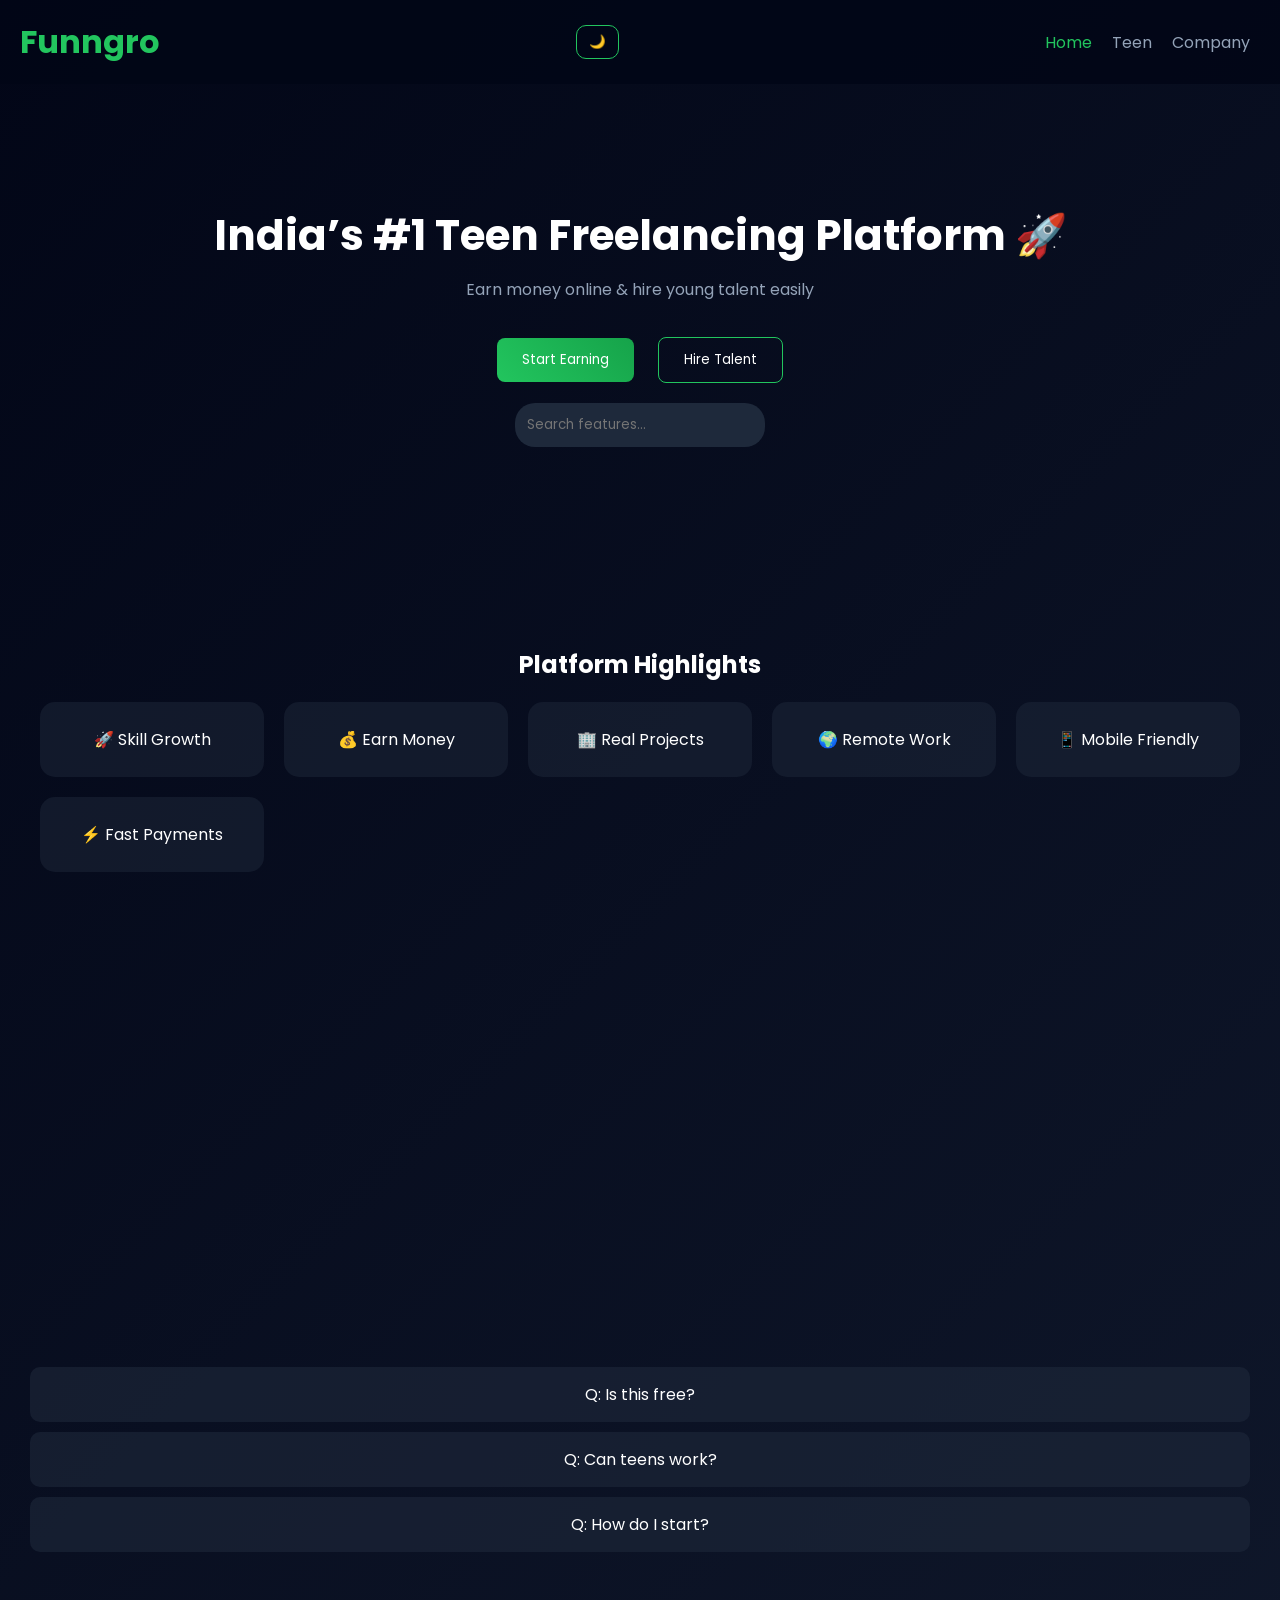
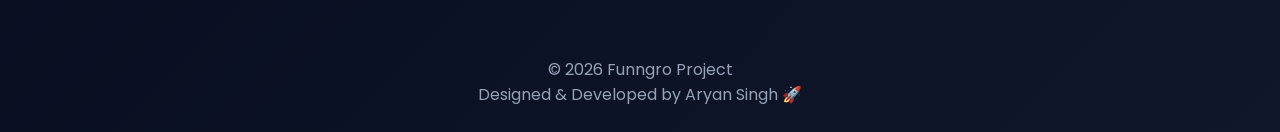
<file: index.html>
<!DOCTYPE html>
<html lang="en">
<head>
<meta charset="UTF-8">
<meta name="viewport" content="width=device-width, initial-scale=1.0">

<title>Funngro - Teen Freelancing Platform India</title>

<!-- SEO -->
<meta name="description" content="Earn money online for teens in India. Hire young freelancers easily.">
<meta name="keywords" content="teen freelancing India, earn money online teens, hire talent India">
<meta name="author" content="Aryan Singh">

<!-- Open Graph -->
<meta property="og:title" content="Funngro - Teen Freelancing Platform">
<meta property="og:description" content="Earn money & hire talent easily">
<meta property="og:type" content="website">

<!-- Fonts -->
<link href="https://fonts.googleapis.com/css2?family=Poppins:wght@300;400;600&display=swap" rel="stylesheet">

<!-- CSS -->
<link rel="stylesheet" href="style.css">
</head>

<body>

<!-- SCROLL PROGRESS -->
<div id="progressBar"></div>

<!-- HEADER -->
<header id="header">
  <h1 class="logo">Funngro</h1>

  <div class="header-right">
    <button class="toggle-btn" onclick="toggleTheme()">🌙</button>
    <div class="menu-toggle" onclick="toggleMenu()">☰</div>
  </div>

  <nav id="navMenu">
    <a href="index.html">Home</a>
    <a href="teen.html">Teen</a>
    <a href="company.html">Company</a>
  </nav>
</header>

<!-- HERO -->
<section class="hero">
  <div class="hero-content">
    <h2>India’s #1 Teen Freelancing Platform 🚀</h2>
    <p>Earn money online & hire young talent easily</p>

    <div class="btn-group">
      <button onclick="goTeen()">Start Earning</button>
      <button class="outline" onclick="goCompany()">Hire Talent</button>
    </div>

    <!-- SEARCH -->
    <div class="search-box">
      <input type="text" id="searchInput" placeholder="Search features...">
    </div>
  </div>
</section>

<!-- FEATURES -->
<section class="features">
  <h2>Platform Highlights</h2>

  <div class="grid" id="featureList">
    <div class="card">🚀 Skill Growth</div>
    <div class="card">💰 Earn Money</div>
    <div class="card">🏢 Real Projects</div>
    <div class="card">🌍 Remote Work</div>
    <div class="card">📱 Mobile Friendly</div>
    <div class="card">⚡ Fast Payments</div>
  </div>
</section>

<!-- TESTIMONIALS -->
<section class="testimonials">
  <h2>Success Stories</h2>

  <div class="grid">
    <div class="card">"Amazing platform!"</div>
    <div class="card">"Got my first earning here"</div>
    <div class="card">"Companies love young talent"</div>
  </div>
</section>

<!-- FAQ -->
<section class="faq">
  <h2>FAQs</h2>

  <div class="faq-item" onclick="toggleFAQ(this)">
    <div class="faq-question">Q: Is this free?</div>
    <div class="faq-answer">Yes, completely free.</div>
  </div>

  <div class="faq-item" onclick="toggleFAQ(this)">
    <div class="faq-question">Q: Can teens work?</div>
    <div class="faq-answer">Yes, teens can work on real projects.</div>
  </div>

  <div class="faq-item" onclick="toggleFAQ(this)">
    <div class="faq-question">Q: How do I start?</div>
    <div class="faq-answer">Sign up and start applying to projects.</div>
  </div>

</section>

<!-- BACK TO TOP -->
<button id="topBtn" onclick="scrollTopBtn()">⬆</button>

<!-- FOOTER -->
<footer>
  <p>© 2026 Funngro Project</p>
  <p>Designed & Developed by Aryan Singh 🚀</p>
</footer>

<!-- JS -->
<script src="script.js"></script>

</body>
</html>
</file>
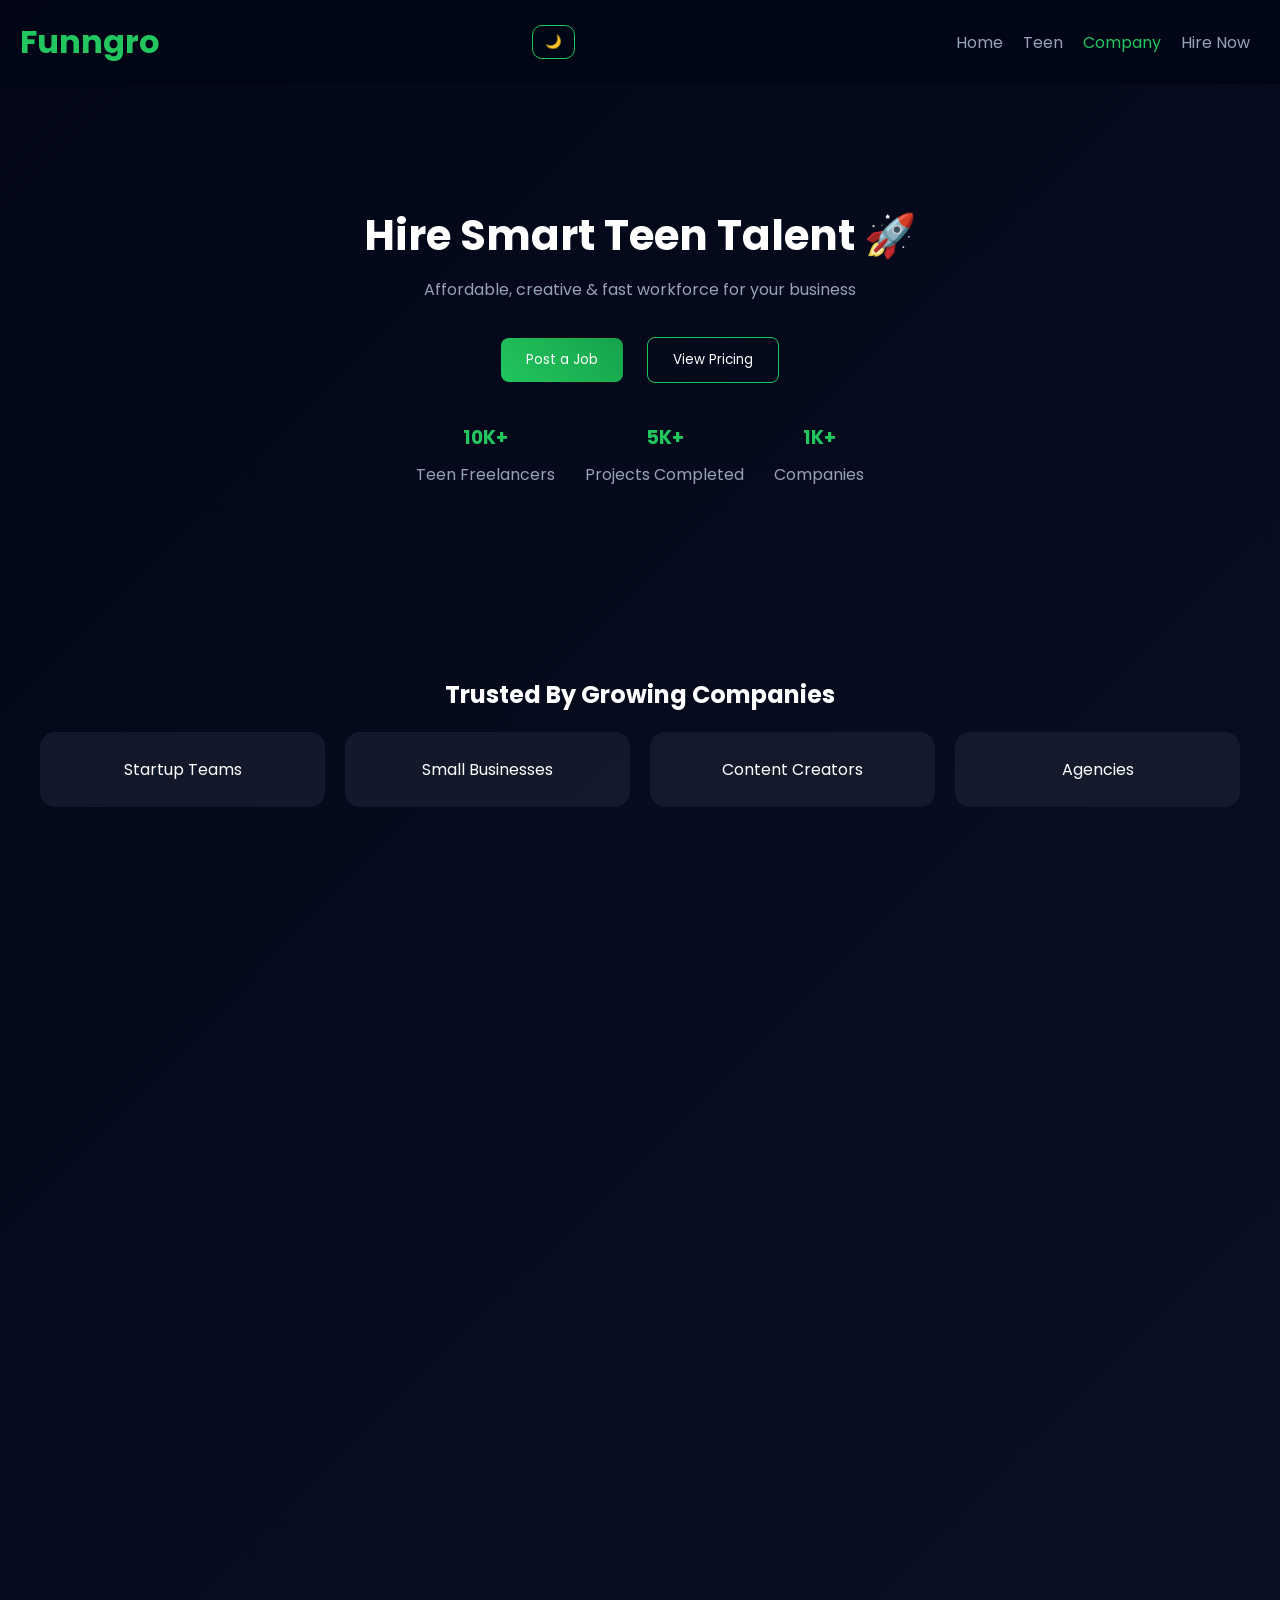
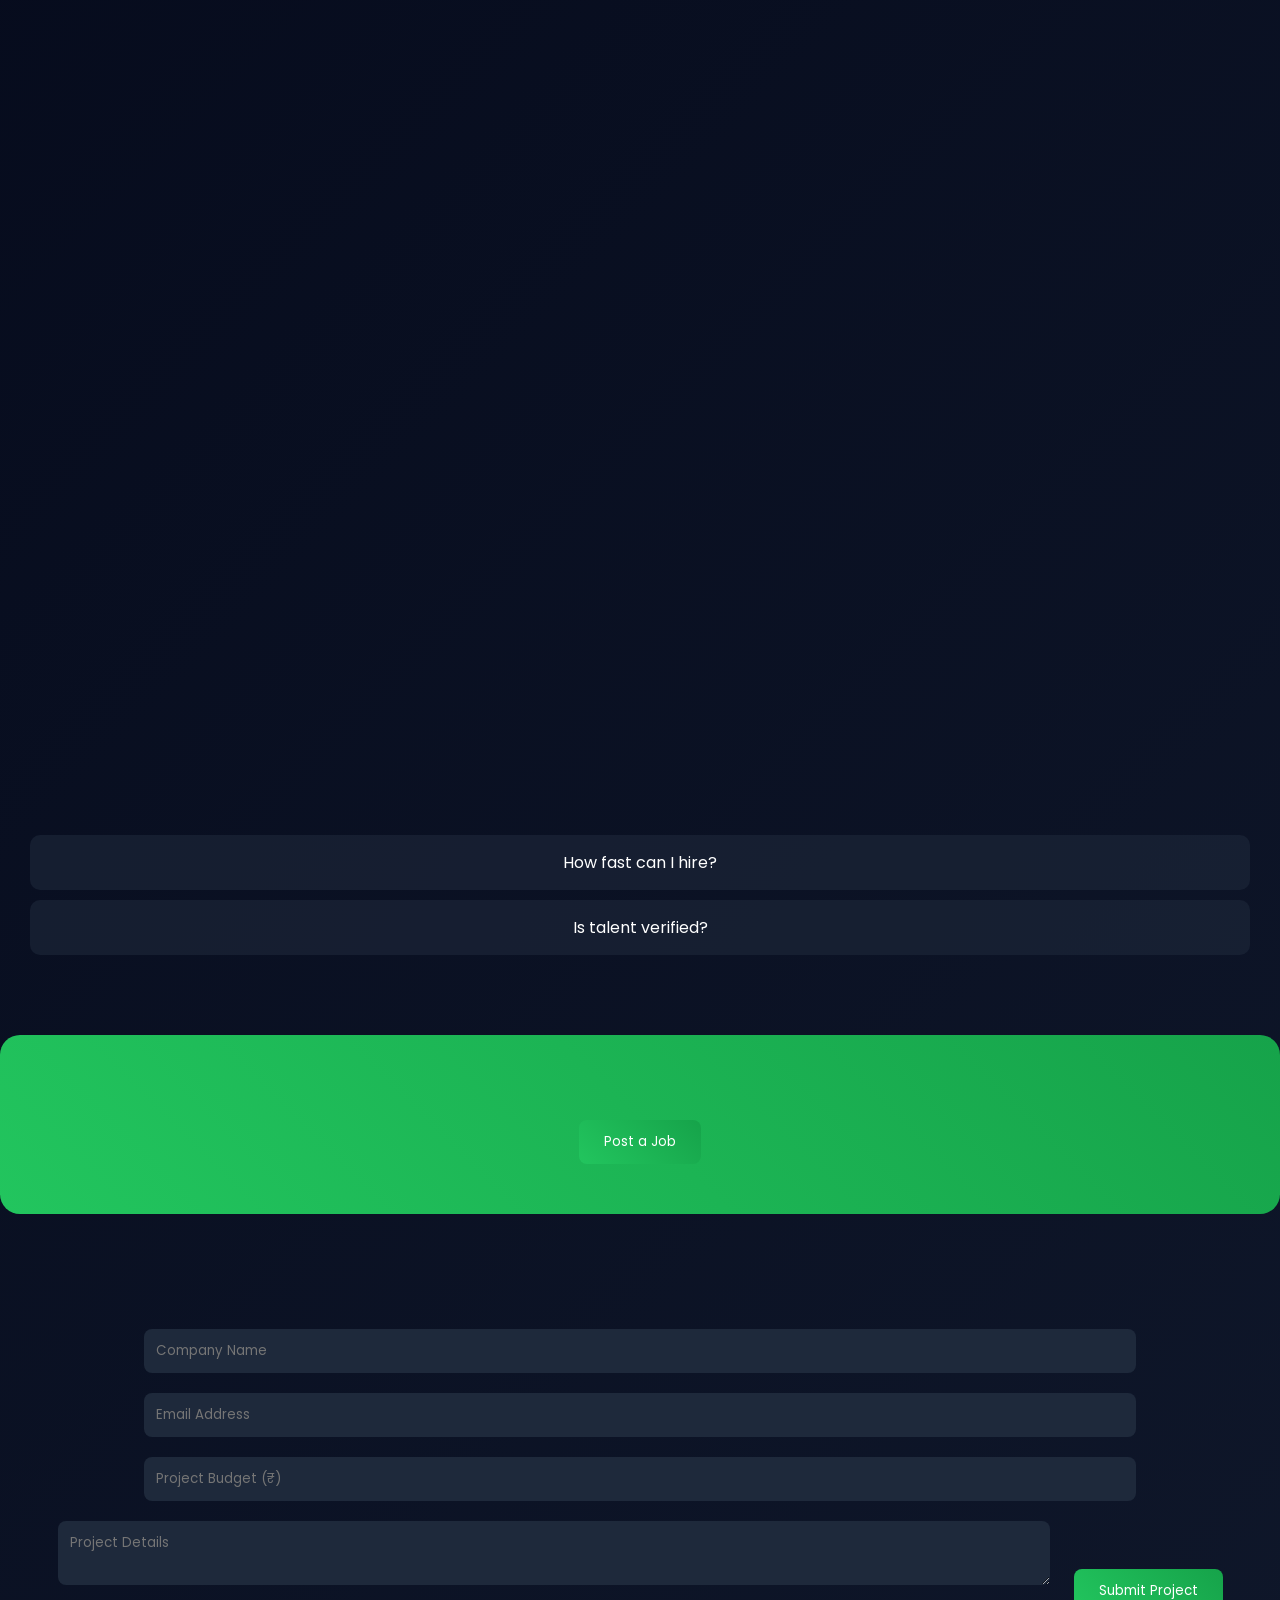
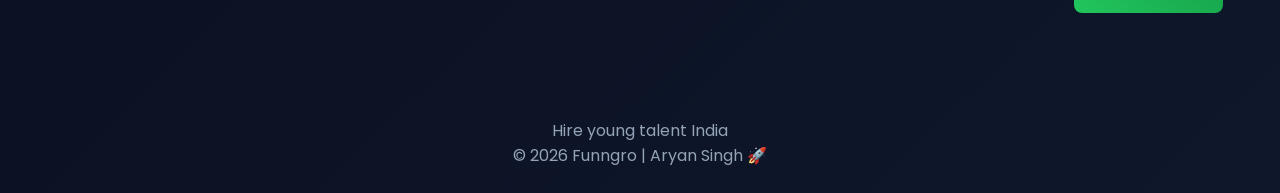
<file: company.html>
<!DOCTYPE html>
<html lang="en">
<head>
<meta charset="UTF-8">
<meta name="viewport" content="width=device-width, initial-scale=1.0">

<title>Hire Teen Freelancers India | Funngro</title>

<meta name="description" content="Hire skilled teen freelancers in India. Affordable and fast.">
<meta name="author" content="Aryan Singh">

<link href="https://fonts.googleapis.com/css2?family=Poppins:wght@300;400;600&display=swap" rel="stylesheet">
<link rel="stylesheet" href="style.css">
</head>

<body>

<!-- SCROLL PROGRESS -->
<div id="progressBar"></div>

<!-- HEADER -->
<header id="header">
  <h1 class="logo">Funngro</h1>

  <div class="header-right">
    <button class="toggle-btn" onclick="toggleTheme()">🌙</button>
    <div class="menu-toggle" onclick="toggleMenu()">☰</div>
  </div>

  <nav id="navMenu">
    <a href="index.html">Home</a>
    <a href="teen.html">Teen</a>
    <a href="company.html">Company</a>
    <a href="#contact">Hire Now</a>
  </nav>
</header>

<!-- HERO -->
<section class="hero">
  <div class="hero-content">
    <h2>Hire Smart Teen Talent 🚀</h2>
    <p>Affordable, creative & fast workforce for your business</p>

    <div class="btn-group">
      <button onclick="scrollToSection('contact')">Post a Job</button>
      <button class="outline" onclick="scrollToSection('pricing')">View Pricing</button>
    </div>

    <!-- STATS -->
    <div class="stats">
      <div><h3>10K+</h3><p>Teen Freelancers</p></div>
      <div><h3>5K+</h3><p>Projects Completed</p></div>
      <div><h3>1K+</h3><p>Companies</p></div>
    </div>
  </div>
</section>

<!-- TRUST -->
<section class="trust">
  <h2>Trusted By Growing Companies</h2>
  <div class="grid">
    <div class="card">Startup Teams</div>
    <div class="card">Small Businesses</div>
    <div class="card">Content Creators</div>
    <div class="card">Agencies</div>
  </div>
</section>

<!-- FEATURES -->
<section class="features">
  <h2>Why Choose Funngro</h2>
  <div class="grid">
    <div class="card">💡 Creative & Fresh Ideas</div>
    <div class="card">⚡ Quick Turnaround</div>
    <div class="card">💸 Budget Friendly</div>
    <div class="card">📈 Growth-Oriented Talent</div>
    <div class="card">🧠 Skilled Students</div>
    <div class="card">🌍 Remote Ready</div>
  </div>
</section>

<!-- HOW IT WORKS -->
<section class="steps">
  <h2>How It Works</h2>
  <div class="grid">
    <div class="card">1️⃣ Post Your Project</div>
    <div class="card">2️⃣ Get Applications</div>
    <div class="card">3️⃣ Hire Best Talent</div>
    <div class="card">4️⃣ Get Work Done Fast</div>
  </div>
</section>

<!-- PRICING -->
<section id="pricing" class="pricing">
  <h2>Simple Pricing</h2>

  <div class="grid">
    <div class="card">
      <h3>Free</h3>
      <p>₹0</p>
      <ul>
        <li>Post 1 Project</li>
        <li>Basic Support</li>
      </ul>
      <button onclick="scrollToSection('contact')">Start</button>
    </div>

    <div class="card">
      <h3>Pro</h3>
      <p>₹499</p>
      <ul>
        <li>Unlimited Projects</li>
        <li>Priority Listing</li>
      </ul>
      <button onclick="scrollToSection('contact')">Choose</button>
    </div>

    <div class="card">
      <h3>Premium</h3>
      <p>₹999</p>
      <ul>
        <li>Top Talent Access</li>
        <li>Dedicated Support</li>
      </ul>
      <button onclick="scrollToSection('contact')">Choose</button>
    </div>
  </div>
</section>

<!-- TESTIMONIALS -->
<section class="testimonials">
  <h2>What Companies Say</h2>
  <div class="grid">
    <div class="card">"Amazing young talent!"</div>
    <div class="card">"Affordable & fast work delivery"</div>
    <div class="card">"Perfect for startups"</div>
  </div>
</section>

<!-- FAQ -->
<section class="faq">
  <h2>FAQs</h2>

  <div class="faq-item" onclick="toggleFAQ(this)">
    <div class="faq-question">How fast can I hire?</div>
    <div class="faq-answer">Within 24-48 hours.</div>
  </div>

  <div class="faq-item" onclick="toggleFAQ(this)">
    <div class="faq-question">Is talent verified?</div>
    <div class="faq-answer">Yes, basic screening is done.</div>
  </div>

</section>

<!-- CTA -->
<section class="cta">
  <h2>Start Hiring Today 🚀</h2>
  <button onclick="scrollToSection('contact')">Post a Job</button>
</section>

<!-- CONTACT FORM -->
<section id="contact" class="contact">
  <h2>Hire Now</h2>

  <form onsubmit="submitForm(event)">
    <input type="text" placeholder="Company Name" required>
    <input type="email" placeholder="Email Address" required>
    <input type="text" placeholder="Project Budget (₹)">
    <textarea placeholder="Project Details" required></textarea>
    <button type="submit">Submit Project</button>
  </form>
</section>

<!-- BACK TO TOP -->
<button id="topBtn" onclick="scrollTopBtn()">⬆</button>

<!-- FOOTER -->
<footer>
  <p>Hire young talent India</p>
  <p>© 2026 Funngro | Aryan Singh 🚀</p>
</footer>

<script src="script.js"></script>
</body>
</html>
</file>
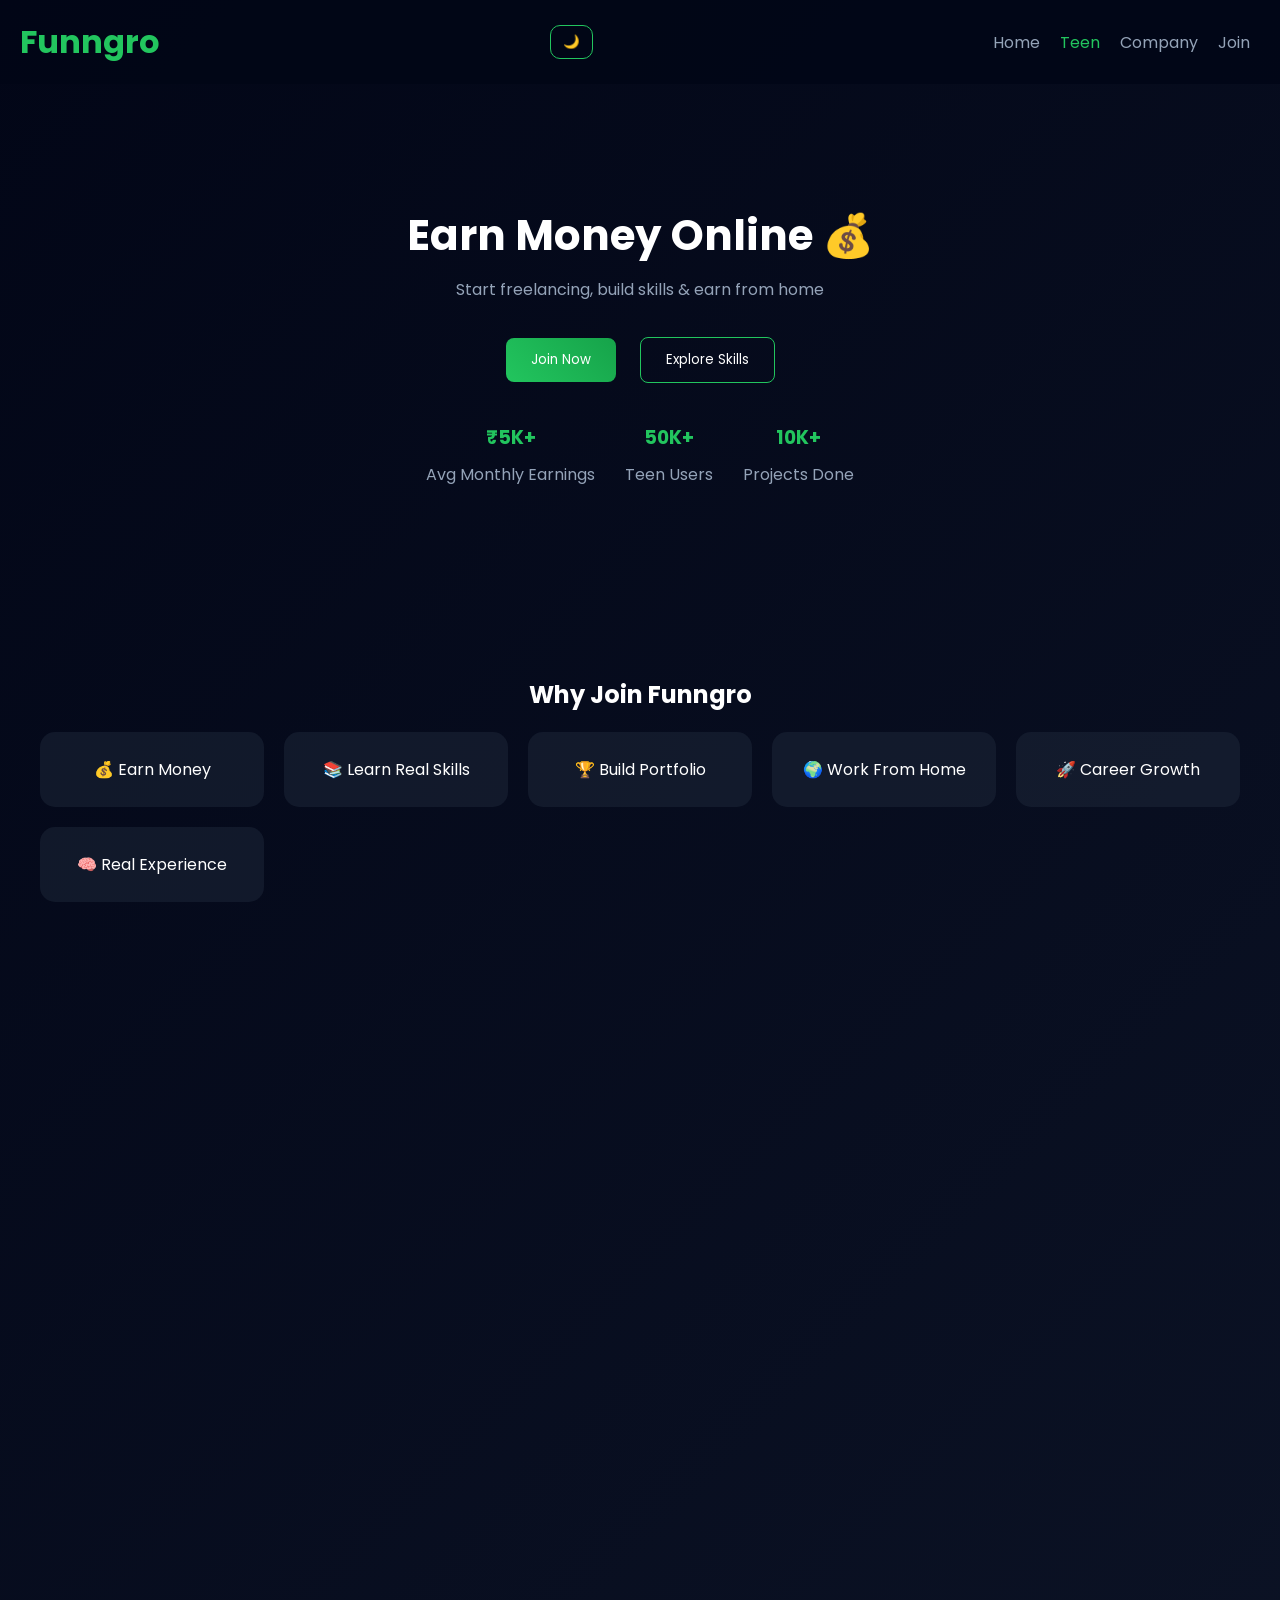
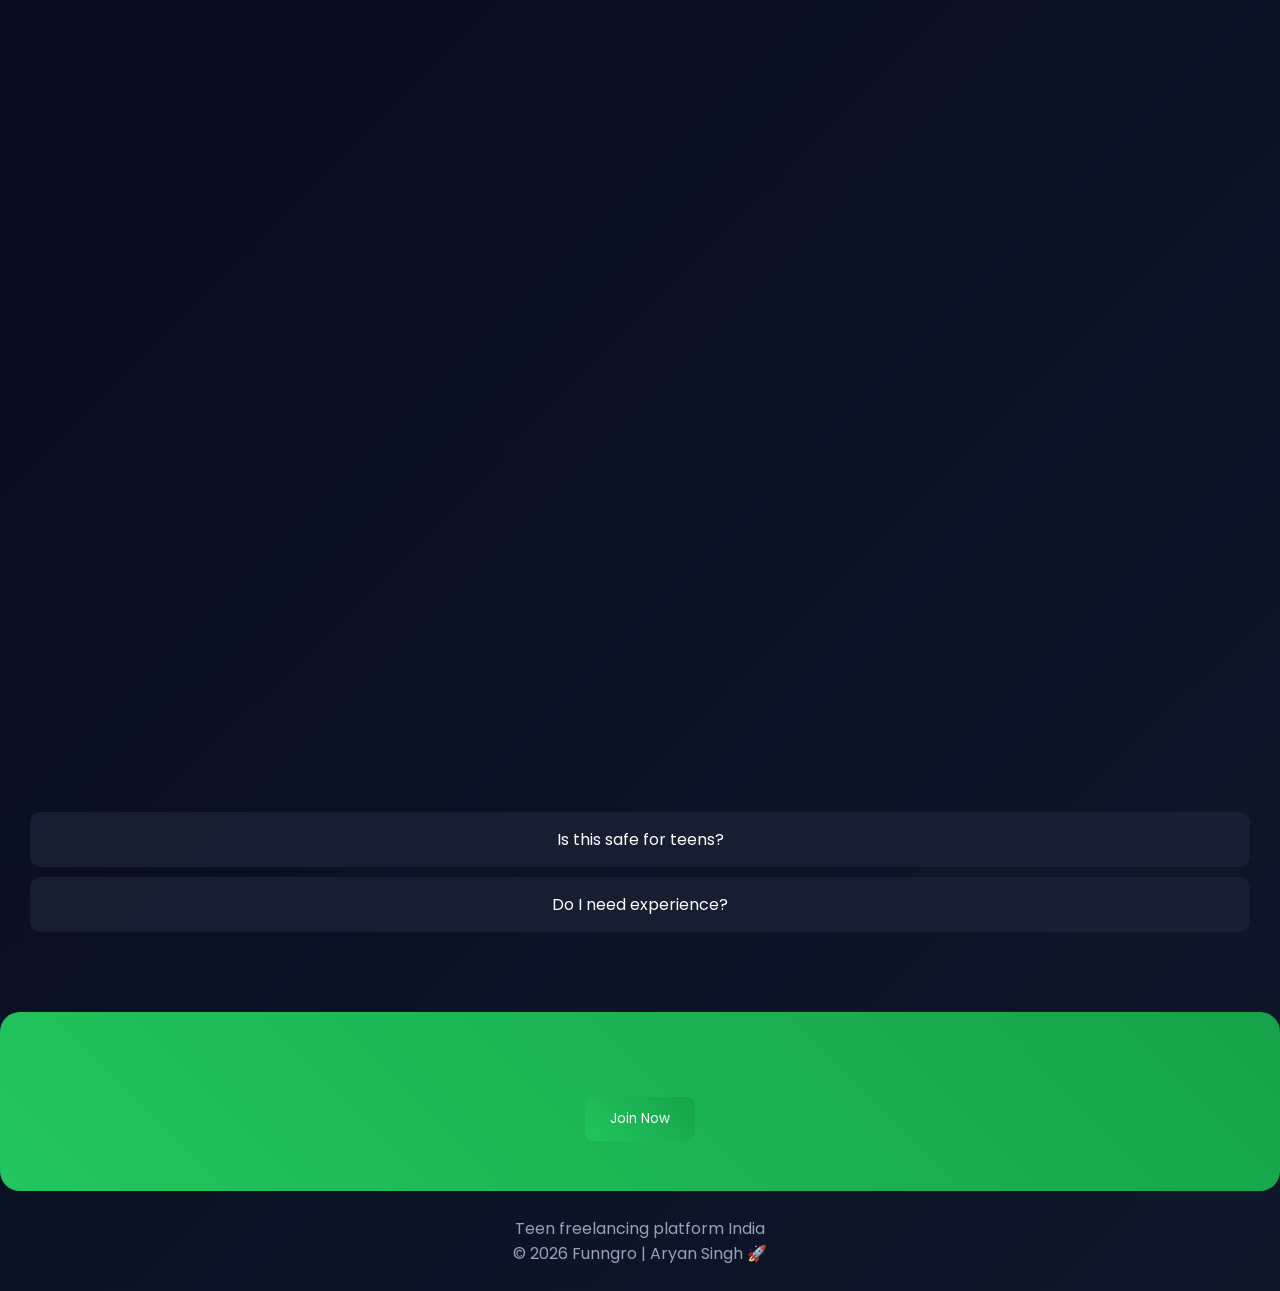
<file: teen.html>
<!DOCTYPE html>
<html lang="en">
<head>
<meta charset="UTF-8">
<meta name="viewport" content="width=device-width, initial-scale=1.0">

<title>Earn Money Online for Teens | Funngro</title>

<meta name="description" content="Earn money online as a teen in India. Work from home.">
<meta name="author" content="Aryan Singh">

<link href="https://fonts.googleapis.com/css2?family=Poppins:wght@300;400;600&display=swap" rel="stylesheet">
<link rel="stylesheet" href="style.css">
</head>

<body>

<!-- SCROLL PROGRESS -->
<div id="progressBar"></div>

<!-- HEADER -->
<header id="header">
  <h1 class="logo">Funngro</h1>

  <div class="header-right">
    <button class="toggle-btn" onclick="toggleTheme()">🌙</button>
    <div class="menu-toggle" onclick="toggleMenu()">☰</div>
  </div>

  <nav id="navMenu">
    <a href="index.html">Home</a>
    <a href="teen.html">Teen</a>
    <a href="company.html">Company</a>
    <a href="#join">Join</a>
  </nav>
</header>

<!-- HERO -->
<section class="hero">
  <div class="hero-content">
    <h2>Earn Money Online 💰</h2>
    <p>Start freelancing, build skills & earn from home</p>

    <div class="btn-group">
      <button onclick="scrollToSection('join')">Join Now</button>
      <button class="outline" onclick="scrollToSection('skills')">Explore Skills</button>
    </div>

    <!-- STATS -->
    <div class="stats">
      <div><h3>₹5K+</h3><p>Avg Monthly Earnings</p></div>
      <div><h3>50K+</h3><p>Teen Users</p></div>
      <div><h3>10K+</h3><p>Projects Done</p></div>
    </div>
  </div>
</section>

<!-- BENEFITS -->
<section class="features">
  <h2>Why Join Funngro</h2>
  <div class="grid">
    <div class="card">💰 Earn Money</div>
    <div class="card">📚 Learn Real Skills</div>
    <div class="card">🏆 Build Portfolio</div>
    <div class="card">🌍 Work From Home</div>
    <div class="card">🚀 Career Growth</div>
    <div class="card">🧠 Real Experience</div>
  </div>
</section>

<!-- HOW IT WORKS -->
<section class="steps">
  <h2>How It Works</h2>
  <div class="grid">
    <div class="card">1️⃣ Sign Up</div>
    <div class="card">2️⃣ Choose Skill</div>
    <div class="card">3️⃣ Apply for Projects</div>
    <div class="card">4️⃣ Complete Work</div>
    <div class="card">5️⃣ Get Paid 💸</div>
  </div>
</section>

<!-- SKILLS -->
<section id="skills" class="features">
  <h2>Explore Skills</h2>
  <div class="grid">
    <div class="card">🎨 Graphic Design</div>
    <div class="card">💻 Web Development</div>
    <div class="card">📱 Social Media Management</div>
    <div class="card">✍️ Content Writing</div>
    <div class="card">🎬 Video Editing</div>
    <div class="card">📊 Data Entry</div>
  </div>
</section>

<!-- EARNINGS -->
<section class="earnings">
  <h2>Potential Earnings 💰</h2>
  <div class="grid">
    <div class="card">Design Project - ₹500 to ₹2000</div>
    <div class="card">Content Writing - ₹300 to ₹1500</div>
    <div class="card">Social Media - ₹1000 to ₹5000</div>
    <div class="card">Web Projects - ₹2000+</div>
  </div>
</section>

<!-- TESTIMONIALS -->
<section class="testimonials">
  <h2>Success Stories</h2>
  <div class="grid">
    <div class="card">"Earned my first ₹2000!"</div>
    <div class="card">"Improved my skills & income"</div>
    <div class="card">"Best platform for students"</div>
  </div>
</section>

<!-- FAQ -->
<section class="faq">
  <h2>FAQs</h2>

  <div class="faq-item" onclick="toggleFAQ(this)">
    <div class="faq-question">Is this safe for teens?</div>
    <div class="faq-answer">Yes, fully safe and monitored.</div>
  </div>

  <div class="faq-item" onclick="toggleFAQ(this)">
    <div class="faq-question">Do I need experience?</div>
    <div class="faq-answer">No, beginners can also start.</div>
  </div>

</section>

<!-- CTA -->
<section id="join" class="cta">
  <h2>Start Your Freelancing Journey 🚀</h2>
  <button onclick="goToSignup()">Join Now</button>
</section>

<!-- BACK TO TOP -->
<button id="topBtn" onclick="scrollTopBtn()">⬆</button>

<!-- FOOTER -->
<footer>
  <p>Teen freelancing platform India</p>
  <p>© 2026 Funngro | Aryan Singh 🚀</p>
</footer>

<script src="script.js"></script>
</body>
</html>
</file>
<file: style.css>
/* ============================= */
/* RESET + BASE */
/* ============================= */
* {
  margin: 0;
  padding: 0;
  box-sizing: border-box;
  font-family: 'Poppins', sans-serif;
}

html {
  scroll-behavior: smooth;
}

body {
  background: linear-gradient(135deg, #020617, #0f172a);
  color: white;
  opacity: 0;
  animation: pageLoad 0.6s ease forwards;
}

@keyframes pageLoad {
  to { opacity: 1; }
}

/* ============================= */
/* SCROLLBAR */
/* ============================= */
::-webkit-scrollbar {
  width: 8px;
}
::-webkit-scrollbar-thumb {
  background: #22c55e;
  border-radius: 10px;
}

/* ============================= */
/* PROGRESS BAR */
/* ============================= */
#progressBar {
  position: fixed;
  top: 0;
  left: 0;
  height: 4px;
  width: 0%;
  background: linear-gradient(to right, #22c55e, #4ade80);
  z-index: 999;
}

/* ============================= */
/* HEADER */
/* ============================= */
header {
  display: flex;
  justify-content: space-between;
  align-items: center;
  padding: 15px 20px;
  background: rgba(2,6,23,0.85);
  backdrop-filter: blur(12px);
  position: sticky;
  top: 0;
  z-index: 1000;
}

header.scrolled {
  box-shadow: 0 4px 25px rgba(0,0,0,0.6);
}

header h1 {
  color: #22c55e;
}

/* RIGHT SIDE (FIX) */
.right {
  display: flex;
  align-items: center;
  gap: 10px;
}

/* ============================= */
/* NAV */
/* ============================= */
nav {
  display: flex;
  align-items: center;
}

nav a {
  margin: 10px;
  color: #94a3b8;
  text-decoration: none;
  transition: 0.3s;
}

nav a:hover {
  color: white;
}

nav a.active {
  color: #22c55e;
}

/* ============================= */
/* HERO */
/* ============================= */
.hero {
  text-align: center;
  padding: 120px 20px;
}

.hero h2 {
  font-size: 42px;
  animation: fadeUp 1s ease;
}

.hero p {
  color: #94a3b8;
  margin-top: 10px;
}

/* ============================= */
/* BUTTONS */
/* ============================= */
.btn-group {
  margin-top: 25px;
}

button {
  padding: 12px 25px;
  margin: 10px;
  border-radius: 8px;
  border: none;
  background: linear-gradient(45deg,#22c55e,#16a34a);
  color: white;
  cursor: pointer;
  transition: 0.3s;
}

button:hover {
  transform: scale(1.08);
}

.outline {
  background: transparent;
  border: 1px solid #22c55e;
}

/* ============================= */
/* SECTIONS */
/* ============================= */
section {
  padding: 70px 20px;
  text-align: center;
}

/* ============================= */
/* GRID */
/* ============================= */
.grid {
  display: grid;
  grid-template-columns: repeat(auto-fit,minmax(220px,1fr));
  gap: 20px;
  padding: 20px;
}

/* ============================= */
/* CARDS */
/* ============================= */
.card {
  background: rgba(30,41,59,0.5);
  backdrop-filter: blur(15px);
  padding: 25px;
  border-radius: 15px;
  transition: 0.3s;
}

.card:hover {
  transform: translateY(-10px);
  box-shadow: 0 0 20px #22c55e;
}

/* ============================= */
/* STATS */
/* ============================= */
.stats {
  display: flex;
  justify-content: center;
  gap: 30px;
  margin-top: 30px;
}

.stats h3 {
  color: #22c55e;
}

/* ============================= */
/* FORM */
/* ============================= */
input, textarea {
  width: 80%;
  padding: 12px;
  margin: 10px;
  border-radius: 8px;
  border: none;
  background: #1e293b;
  color: white;
  transition: 0.3s;
}

/* ============================= */
/* SEARCH */
/* ============================= */
.search-box input {
  width: 250px;
  border-radius: 20px;
}

/* ============================= */
/* FAQ */
/* ============================= */
.faq-item {
  background: rgba(30,41,59,0.6);
  margin: 10px;
  padding: 15px;
  border-radius: 10px;
  cursor: pointer;
}

.faq-answer {
  max-height: 0;
  overflow: hidden;
  transition: max-height 0.4s ease;
  color: #94a3b8;
}

/* ============================= */
/* CTA */
/* ============================= */
.cta {
  background: linear-gradient(45deg,#22c55e,#16a34a);
  border-radius: 20px;
  padding: 40px;
}

/* ============================= */
/* BACK TO TOP */
/* ============================= */
#topBtn {
  position: fixed;
  bottom: 20px;
  right: 20px;
  padding: 12px;
  border-radius: 50%;
  display: none;
  background: #22c55e;
}

/* ============================= */
/* FOOTER */
/* ============================= */
footer {
  text-align: center;
  padding: 25px;
  color: #94a3b8;
}

/* ============================= */
/* TOGGLE + MENU */
/* ============================= */
.toggle-btn {
  padding: 6px 12px;
  border-radius: 10px;
  border: 1px solid #22c55e;
  background: transparent;
  color: #22c55e;
}

.menu-toggle {
  display: none;
  font-size: 26px;
  cursor: pointer;
  color: #22c55e;
}

/* ============================= */
/* MOBILE MENU */
/* ============================= */
@media (max-width: 768px) {

  .menu-toggle {
    display: block;
  }

  nav {
    position: fixed;
    top: 60px;
    right: -100%;
    width: 75%;
    height: 100vh;
    background: #020617;
    flex-direction: column;
    padding: 20px;
    transition: 0.3s;
    z-index: 999;
  }

  nav.active {
    right: 0;
  }

  nav a {
    margin: 15px 0;
    color: white;
    font-size: 18px;
  }

  .hero h2 {
    font-size: 28px;
  }

  .stats {
    flex-direction: column;
  }
}

/* ============================= */
/* LIGHT MODE */
/* ============================= */
.light-mode {
  background: #f8fafc;
  color: #0f172a;
}

.light-mode header {
  background: #ffffff;
}

.light-mode nav {
  background: #ffffff;
}

.light-mode nav a {
  color: #0f172a;
}

.light-mode .hero h2,
.light-mode .hero p {
  color: #0f172a;
}

.light-mode button {
  color: #0f172a;
}

.light-mode .outline {
  color: #0f172a;
}

.light-mode .card {
  background: #e2e8f0;
  color: #0f172a;
}

.light-mode .faq-answer {
  color: #334155;
}

/* INPUT + SEARCH FIX */
.light-mode input,
.light-mode textarea {
  background: #ffffff;
  color: #0f172a;
  border: 2px solid #cbd5e1;
}

.light-mode .search-box input {
  border: 2px solid #cbd5e1;
}

.light-mode input:focus,
.light-mode textarea:focus,
.light-mode .search-box input:focus {
  border: 2px solid #22c55e;
  box-shadow: 0 0 8px rgba(34,197,94,0.4);
}

/* ============================= */
/* ANIMATION */
/* ============================= */
@keyframes fadeUp {
  from {
    opacity: 0;
    transform: translateY(40px);
  }
  to {
    opacity: 1;
    transform: translateY(0);
  }
}
</file>
